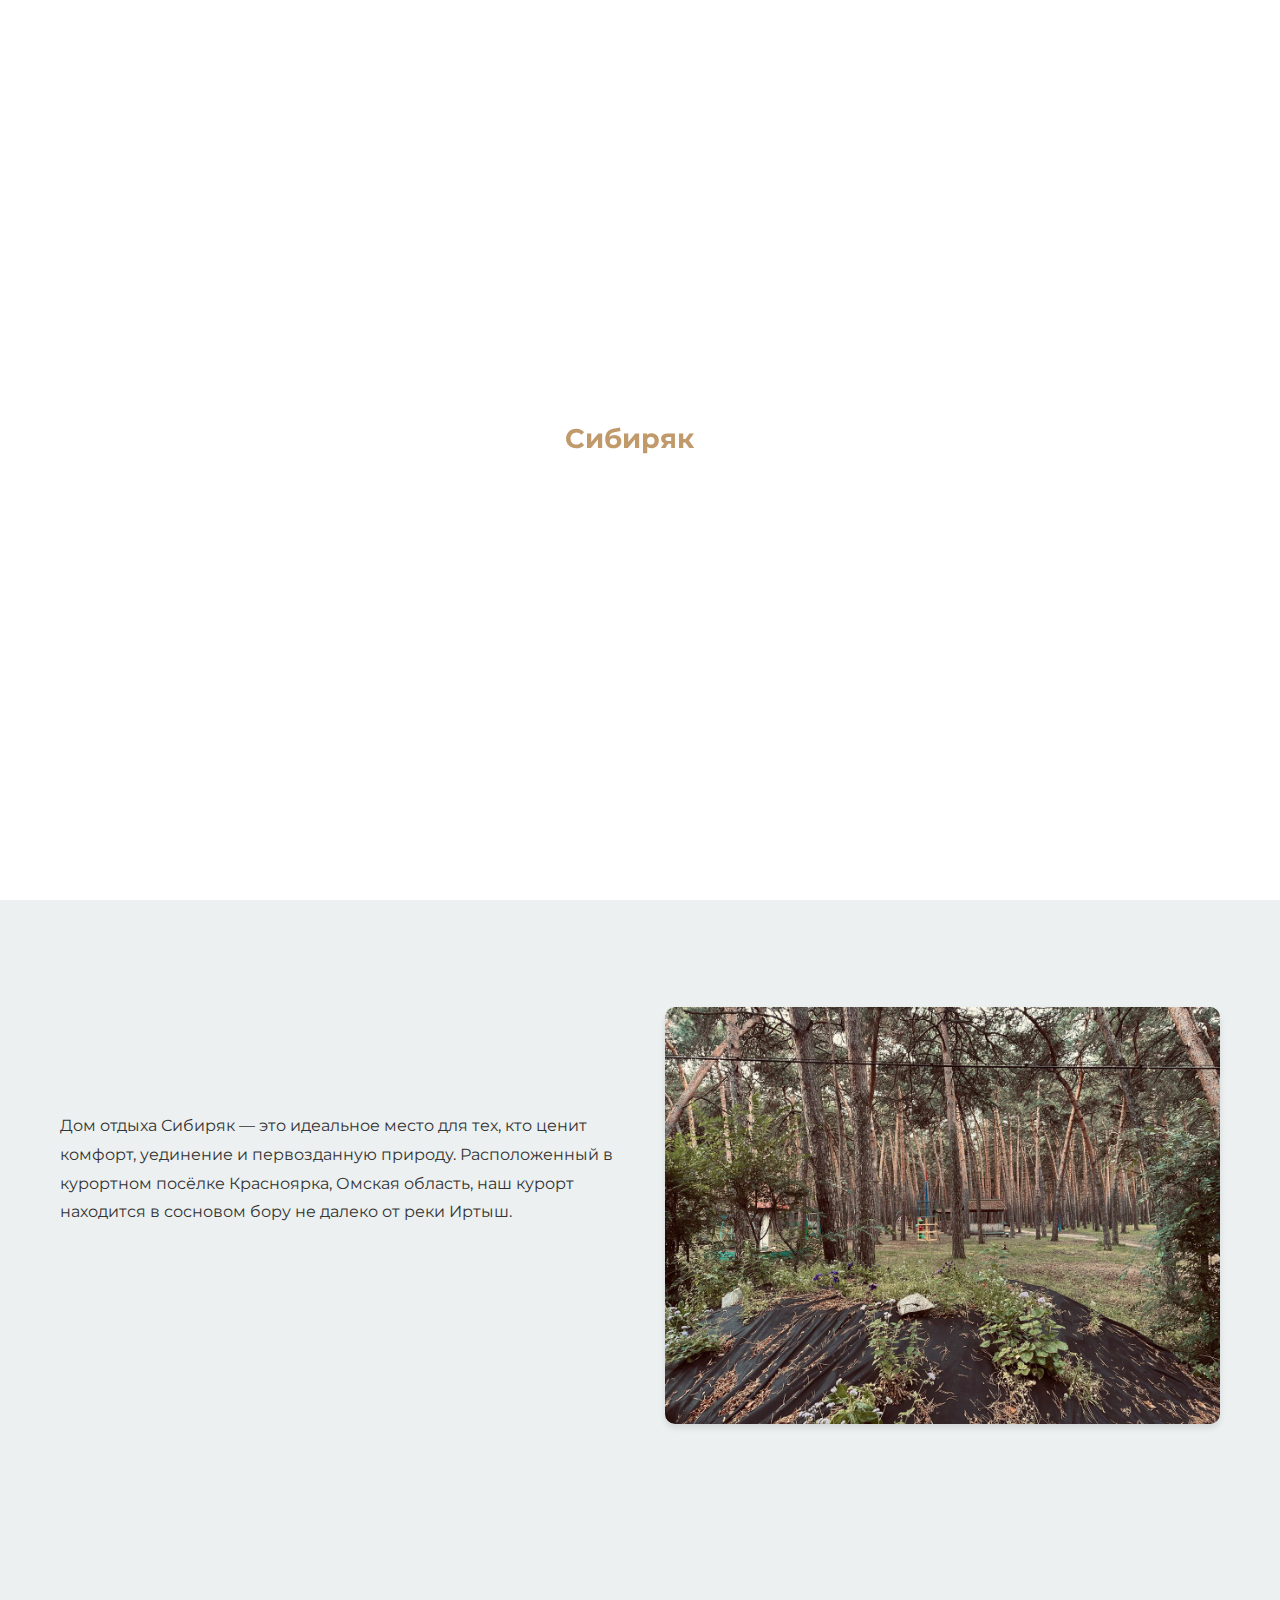
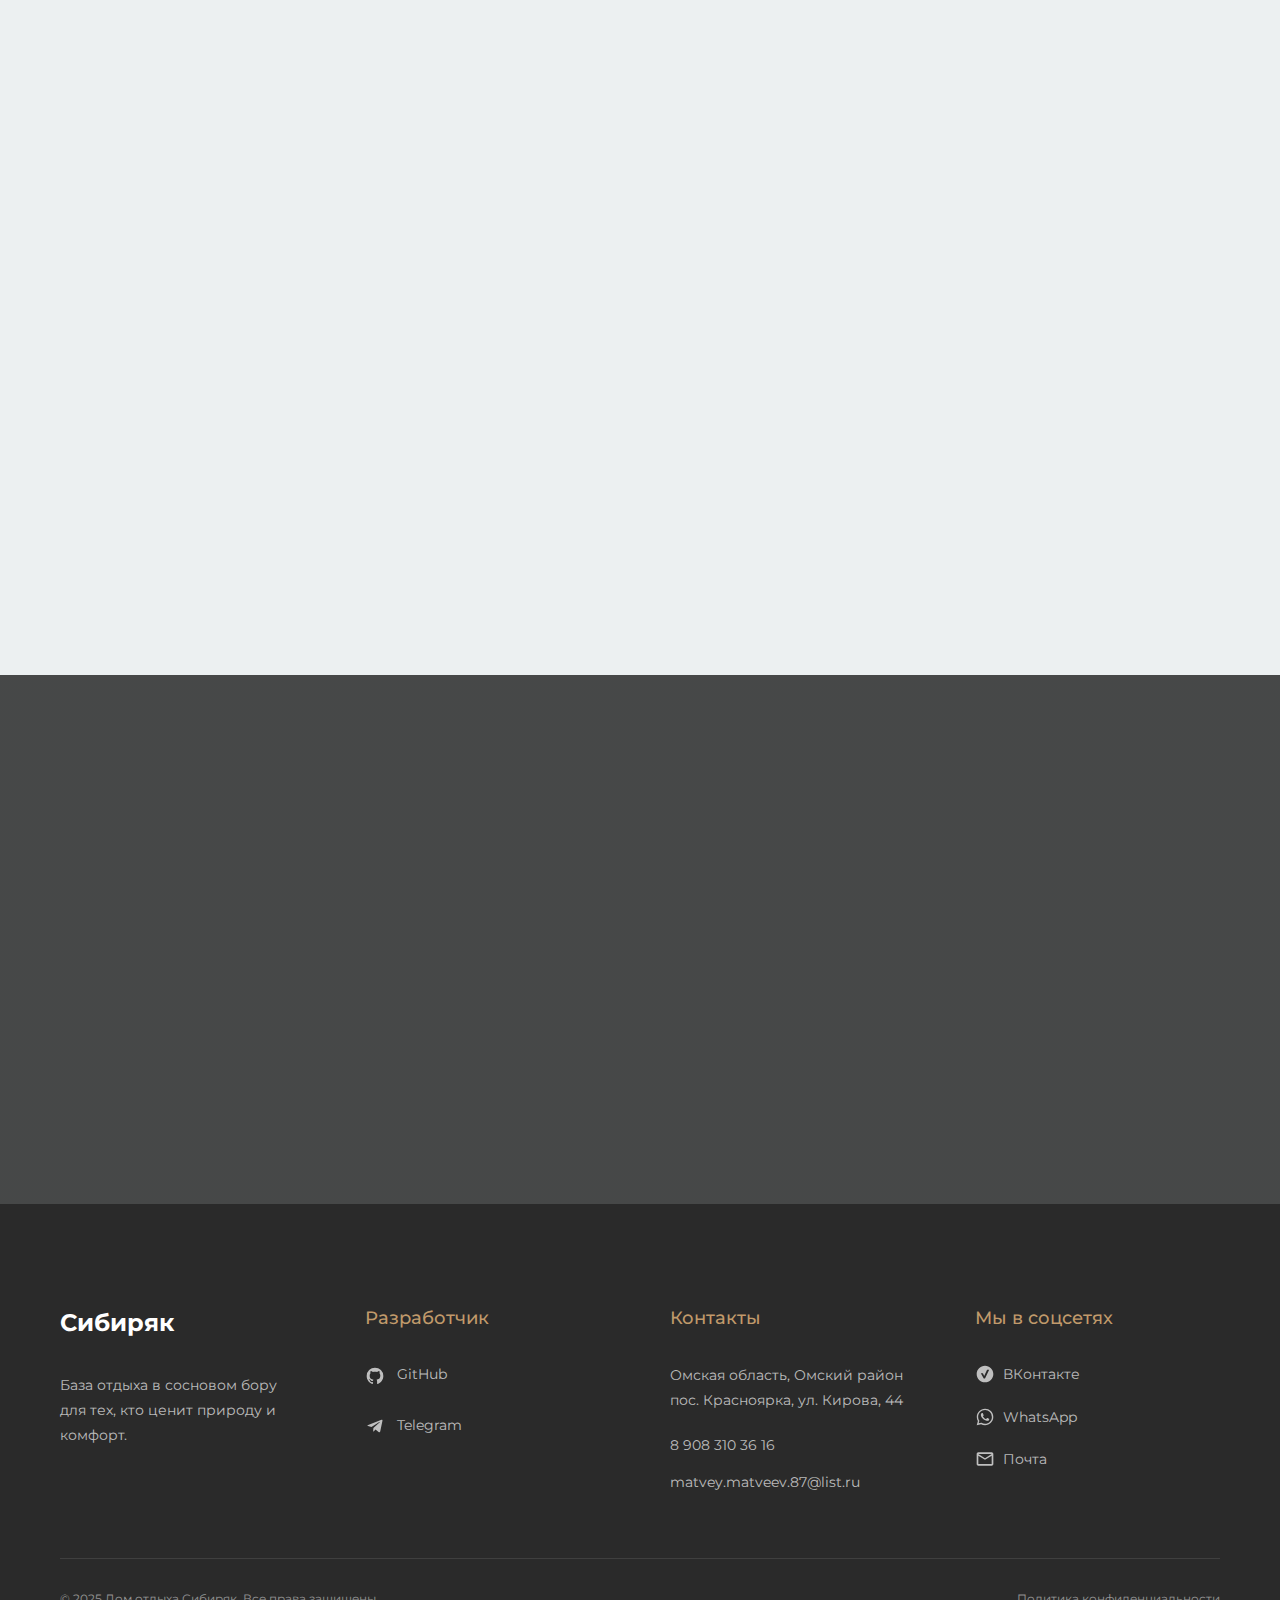
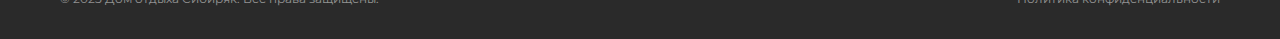
<file: index.html>
<!DOCTYPE html>
<html lang="ru">
<head>
    <meta charset="UTF-8">
    <meta name="viewport" content="width=device-width, initial-scale=1.0">
    <title>Сибиряк | Отдых в Красноярке</title>
    <link rel="stylesheet" href="https://cdnjs.cloudflare.com/ajax/libs/animate.css/4.1.1/animate.min.css">
    <link rel="stylesheet" href="https://fonts.googleapis.com/css2?family=Montserrat:wght@400;500;700&display=swap">
    <link rel="stylesheet" href="css/style.css">
    <style>
        /* Base styles */
        :root {
            --primary: #c19a6b;
            --primary-dark: #a5825d;
            --dark: #2c3e50;
            --light: #ecf0f1;
            --gray: #95a5a6;
            --white: #ffffff;
            --black: #333333;
            --shadow: 0 4px 6px rgba(0, 0, 0, 0.1);
            --transition: all 0.3s ease;
        }
        
        * {
            margin: 0;
            padding: 0;
            box-sizing: border-box;
        }
        
        body {
            font-family: 'Montserrat', sans-serif;
            line-height: 1.6;
            color: var(--black);
            overflow-x: hidden;
        }
        
        .container {
            width: 100%;
            max-width: 1200px;
            margin: 0 auto;
            padding: 0 20px;
        }
        
        a {
            text-decoration: none;
            color: inherit;
        }
        
        ul {
            list-style: none;
        }
        
        img {
            max-width: 100%;
            height: auto;
            display: block;
        }
        
        .btn {
            display: inline-flex;
            align-items: center;
            justify-content: center;
            padding: 12px 30px;
            border-radius: 50px;
            font-weight: 500;
            transition: var(--transition);
            border: none;
            cursor: pointer;
            gap: 10px;
        }
        
        .btn--primary {
            background: var(--primary);
            color: var(--white);
        }
        
        .btn--primary:hover {
            background: var(--primary-dark);
            transform: translateY(-2px);
            box-shadow: var(--shadow);
        }
        
        .section {
            padding: 80px 0;
        }
        
        .section__title {
            text-align: center;
            margin-bottom: 50px;
        }
        
        .section__title-sub {
            display: block;
            font-size: 18px;
            color: var(--primary);
            margin-bottom: 10px;
            text-transform: uppercase;
            letter-spacing: 2px;
        }
        
        .section__title-main {
            display: block;
            font-size: 36px;
            font-weight: 700;
            color: var(--dark);
        }
        
        /* Badge styling for "Популярный выбор" and "Премиум" */
        .room-card__badge {
            position: absolute;
            top: 15px;
            right: 15px;
            font-family: 'Montserrat', sans-serif;
            font-size: 0.8em;
            font-weight: 700;
            color: white;
            padding: 8px 12px;
            border-radius: 8px;
            box-shadow: 0 4px 10px rgba(0, 0, 0, 0.3);
            text-transform: uppercase;
            z-index: 10;
        }
        
        .room-card__badge[data-badge="popular"] {
            background: linear-gradient(135deg, #28a745 0%, #218838 100%);
        }
        
        .room-card__badge[data-badge="premium"] {
            background: linear-gradient(135deg, #d4a017 0%, #b8860b 100%);
        }
        
        /* Упрощенные стили для иконок */
        .icon-placeholder {
            width: 80px; /* Увеличил размер */
            height: 80px; /* Увеличил размер */
            background: rgba(193, 154, 107, 0.1);
            border-radius: 50%;
            display: flex;
            align-items: center;
            justify-content: center;
            margin: 0 auto 20px;
            font-size: 36px; /* Увеличил размер смайликов */
            color: var(--primary);
        }
        
        /* Упрощенный параллакс */
        .experience {
            background: linear-gradient(rgba(0, 0, 0, 0.7), rgba(0, 0, 0, 0.7));
            padding: 100px 0;
            color: white;
            position: relative;
        }
        
        .experience-bg {
            position: absolute;
            top: 0;
            left: 0;
            width: 100%;
            height: 100%;
            background-size: cover;
            background-position: center;
            background-attachment: fixed;
            z-index: -1;
        }
        
        /* Preloader */
        .preloader {
            position: fixed;
            top: 0;
            left: 0;
            width: 100%;
            height: 100%;
            background: var(--white);
            display: flex;
            align-items: center;
            justify-content: center;
            z-index: 9999;
            transition: opacity 0.5s ease;
        }
        
        .preloader__inner {
            text-align: center;
        }
        
        .preloader__logo {
            margin-bottom: 20px;
        }
        
        .preloader__text {
            font-family: 'Montserrat', sans-serif;
            font-size: 36px;
            font-weight: 700;
            fill: var(--primary);
            animation: fadeIn 1s ease;
        }
        
        /* Header */
        .header {
            position: fixed;
            top: 0;
            left: 0;
            width: 100%;
            background: rgba(255, 255, 255, 0.95);
            box-shadow: 0 2px 10px rgba(0, 0, 0, 0.1);
            z-index: 1000;
            padding: 15px 0;
            transition: var(--transition);
        }
        
        .header__inner {
            display: flex;
            align-items: center;
            justify-content: space-between;
        }
        
        .logo {
            display: flex;
            flex-direction: column;
            font-weight: 700;
            color: var(--dark);
        }
        
        .logo__text:first-child {
            font-size: 14px;
            color: var(--primary);
        }
        
        .logo__text:last-child {
            font-size: 22px;
        }
        
        .nav__list {
            display: flex;
            gap: 30px;
        }
        
        .nav__link {
            font-weight: 500;
            transition: var(--transition);
            position: relative;
        }
        
        .nav__link:after {
            content: '';
            position: absolute;
            bottom: -5px;
            left: 0;
            width: 0;
            height: 2px;
            background: var(--primary);
            transition: var(--transition);
        }
        
        .nav__link:hover:after,
        .nav__link.active:after {
            width: 100%;
        }
        
        .header__contacts {
            display: flex;
            flex-direction: column;
            align-items: flex-end;
        }
        
        .contact-links a {
            display: block;
            font-size: 14px;
            transition: var(--transition);
        }
        
        .contact-links a:hover {
            color: var(--primary);
        }
        
        .burger {
            display: none;
            flex-direction: column;
            justify-content: space-between;
            width: 30px;
            height: 20px;
            background: transparent;
            border: none;
            cursor: pointer;
            padding: 0;
        }
        
        .burger__line {
            width: 100%;
            height: 2px;
            background: var(--dark);
            transition: var(--transition);
        }
        
        /* Hero */
        /* Hero - исправленные стили */
        .hero {
            position: relative;
            height: 100vh;
            min-height: 600px;
            overflow: hidden;
        }

        .hero__slide {
            position: absolute;
            top: 0;
            left: 0;
            width: 100%;
            height: 100%;
            background-size: cover;
            background-position: center;
            display: flex;
            align-items: center;
            justify-content: center;
        }

        .hero__content {
            text-align: center;
            color: var(--white);
            max-width: 800px;
            padding: 0 20px;
            z-index: 2;
            display: flex !important;
            flex-direction: column !important;
            align-items: center !important;
            justify-content: center !important;
            height: 100vh !important;
        }

        .hero__title {
            font-size: 48px;
            font-weight: 700;
            margin-bottom: 30px;
            text-shadow: 0 2px 10px rgba(0, 0, 0, 0.5);
        }

        .hero__title-line {
            display: block;
        }
        
        .hero__scroll {
            position: absolute;
            bottom: 30px;
            left: 50%;
            transform: translateX(-50%);
            color: var(--white);
            text-align: center;
            z-index: 2;
        }
        
        .hero__scroll-text {
            font-size: 14px;
            margin-bottom: 10px;
            letter-spacing: 2px;
        }
        
        .hero__scroll-line {
            width: 1px;
            height: 50px;
            background: var(--white);
            margin: 0 auto;
            animation: scrollLine 2s infinite;
        }
        
        /* About */
        .about__inner {
            display: grid;
            grid-template-columns: 1fr 1fr;
            gap: 50px;
            align-items: center;
        }
        
        .about__text {
            margin-bottom: 30px;
            line-height: 1.8;
        }
        
        .about__features {
            display: grid;
            grid-template-columns: 1fr 1fr;
            gap: 30px;
            margin-top: 40px;
        }
        
        .about__feature {
            text-align: center;
        }
        
        .about__feature-title {
            font-size: 18px;
            margin-bottom: 10px;
            color: var(--dark);
        }
        
        .about__feature-text {
            color: var(--gray);
            font-size: 14px;
        }
        
        .about__media {
            position: relative;
        }
        
        .about__image {
            position: relative;
            border-radius: 10px;
            overflow: hidden;
            box-shadow: var(--shadow);
        }
        
        .about__image-decor {
            position: absolute;
            bottom: -20px;
            right: -20px;
            width: 100%;
            height: 100%;
            border: 3px solid var(--primary);
            border-radius: 10px;
            z-index: -1;
        }
        
        /* Rooms */
        .rooms__grid {
            display: grid;
            grid-template-columns: repeat(auto-fit, minmax(300px, 1fr));
            gap: 30px;
        }
        
        .room-card {
            background: var(--white);
            border-radius: 10px;
            overflow: hidden;
            box-shadow: var(--shadow);
            transition: var(--transition);
        }
        
        .room-card:hover {
            transform: translateY(-10px);
            box-shadow: 0 15px 30px rgba(0, 0, 0, 0.15);
        }
        
        .room-card__media {
            position: relative;
            height: 250px;
            overflow: hidden;
        }
        
        .room-card__image {
            width: 100%;
            height: 100%;
            object-fit: cover;
            transition: transform 0.5s ease;
        }
        
        .room-card:hover .room-card__image {
            transform: scale(1.05);
        }
        
        .room-card__content {
            padding: 20px;
        }
        
        .room-card__title {
            font-size: 20px;
            margin-bottom: 10px;
            color: var(--dark);
        }
        
        .room-card__text {
            color: var(--gray);
            margin-bottom: 20px;
            font-size: 14px;
        }
        
        .room-card__meta {
            display: flex;
            flex-wrap: wrap;
            gap: 10px;
            margin-bottom: 20px;
        }
        
        .room-card__meta-item {
            font-size: 14px;
            color: var(--dark);
            background: rgba(193, 154, 107, 0.1);
            padding: 5px 10px;
            border-radius: 5px;
        }
        
        .room-card__footer {
            display: flex;
            justify-content: space-between;
            align-items: center;
        }
        
        .room-card__price {
            font-weight: 700;
            color: var(--primary);
        }
        
        .room-card__link {
            display: flex;
            align-items: center;
            gap: 5px;
            font-weight: 500;
            color: var(--dark);
            transition: var(--transition);
        }
        
        .room-card__link:hover {
            color: var(--primary);
            gap: 10px;
        }
        
        /* Experience */

        .experience {
            background: linear-gradient(rgba(0, 0, 0, 0.7), rgba(0, 0, 0, 0.7));
            padding: 100px 0;
            color: white;
            position: relative;
            overflow: hidden; /* Добавляем чтобы фон не выходил за границы */
        }

        .experience-bg {
            position: absolute;
            top: 0;
            left: 0;
            width: 100%;
            height: 100%;
            background-size: cover;
            background-position: center;
            z-index: -1;
        }

        .experience__inner {
            text-align: center;
        }
        
        .experience__content {
            display: grid;
            grid-template-columns: repeat(auto-fit, minmax(250px, 1fr));
            gap: 40px;
            margin-top: 50px;
        }
        
        .experience__item {
            padding: 30px 20px;
            background: rgba(255, 255, 255, 0.1);
            border-radius: 10px;
            backdrop-filter: blur(5px);
            transition: var(--transition);
        }
        
        .experience__item:hover {
            transform: translateY(-10px);
            background: rgba(255, 255, 255, 0.15);
        }
        
        .experience__title {
            font-size: 20px;
            margin-bottom: 15px;
        }
        
        .experience__text {
            font-size: 14px;
            opacity: 0.9;
        }

        /* Исправление центрирования hero */
        .hero__content {
            display: flex !important;
            flex-direction: column !important;
            align-items: center !important;
            justify-content: center !important;
            text-align: center !important;
            min-height: 100vh !important;
            margin: 0 auto !important;
        }

        .hero__title {
            width: 100% !important;
        }
        
        /* Animations */
        @keyframes fadeIn {
            from { opacity: 0; }
            to { opacity: 1; }
        }
        
        @keyframes scrollLine {
            0% { height: 0; opacity: 0; }
            50% { height: 50px; opacity: 1; }
            100% { height: 0; opacity: 0; }
        }
        
        /* Media Queries */
        @media (max-width: 992px) {
            .section__title-main {
                font-size: 32px;
            }
            
            .hero__title {
                font-size: 40px;
            }
            
            .about__inner {
                grid-template-columns: 1fr;
                gap: 40px;
            }
            
            .about__features {
                grid-template-columns: 1fr;
                gap: 20px;
            }
        }
        
        @media (max-width: 768px) {

            .experience-bg {
                background-attachment: scroll !important; /* Убираем параллакс на мобильных */
                background-position: center center;
            }
            
            .experience {
                padding: 60px 0; /* Уменьшаем отступы на мобильных */
            }

            .section {
                padding: 60px 0;
            }
            
            .section__title-main {
                font-size: 28px;
            }
            
            .nav {
                position: fixed;
                top: 0;
                right: -100%;
                width: 250px;
                height: 100vh;
                background: var(--white);
                box-shadow: -5px 0 15px rgba(0, 0, 0, 0.1);
                transition: right 0.3s ease;
                z-index: 999;
                padding: 80px 20px 20px;
            }
            
            .nav.active {
                right: 0;
            }
            
            .nav__list {
                flex-direction: column;
                gap: 20px;
            }
            
            .header__contacts {
                display: none;
            }
            
            .burger {
                display: flex;
                z-index: 1000;
            }
            
            .burger.active .burger__line:nth-child(1) {
                transform: rotate(45deg) translate(5px, 5px);
            }
            
            .burger.active .burger__line:nth-child(2) {
                opacity: 0;
            }
            
            .burger.active .burger__line:nth-child(3) {
                transform: rotate(-45deg) translate(7px, -6px);
            }
            
            .hero__title {
                font-size: 32px;
            }
            
            .experience__content {
                grid-template-columns: 1fr;
            }
            
            .footer__inner {
                grid-template-columns: 1fr;
            }
            
            .footer__bottom {
                flex-direction: column;
                text-align: center;
            }
            .hero__content {
                display: flex;
                flex-direction: column;
                align-items: center;
                justify-content: center;
                text-align: center;
                min-height: 100vh;
            }

            .hero__title-line {
                display: block;
            }

            .btn--primary {
                margin-top: 20px;
            }
        }
        
        @media (max-width: 576px) {
            .section__title-main {
                font-size: 24px;
            }
            
            .hero__title {
                font-size: 28px;
            }
            
            .hero__title-line {
                display: inline;
            }
            
            .btn {
                padding: 10px 20px;
                font-size: 14px;
            }
            
            .room-card__footer {
                flex-direction: column;
                gap: 15px;
                align-items: flex-start;
            }
            
            .icon-placeholder {
                width: 70px;
                height: 70px;
                font-size: 30px;
            }
        }

        @media (max-width: 480px) {
            .experience-bg {
                background-position: 60% center; /* Смещаем фон для лучшего отображения */
            }
            
            .experience__item {
                padding: 20px 15px; /* Уменьшаем отступы внутри элементов */
            }
        }
    </style>
</head>
<body>
    <!-- Preloader -->
    <div class="preloader">
        <div class="preloader__inner">
            <div class="preloader__logo">
                <svg viewBox="0 0 200 50">
                    <text x="0" y="35" class="preloader__text">Сибиряк</text>
                </svg>
            </div>
        </div>
    </div>

    <!-- Header -->
    <header class="header">
        <div class="container">
            <div class="header__inner">
                <a href="index.html" class="logo">
                    <span class="logo__text">Дом отдыха</span>
                    <span class="logo__text">Сибиряк</span>
                </a>
                
                <nav class="nav">
                    <ul class="nav__list">
                        <li class="nav__item"><a href="index.html" class="nav__link active">Главная</a></li>
                        <li class="nav__item"><a href="about.html" class="nav__link">О нас</a></li>
                        <li class="nav__item"><a href="services.html" class="nav__link">Услуги</a></li>
                        <li class="nav__item"><a href="gallery.html" class="nav__link">Галерея</a></li>
                        <li class="nav__item"><a href="contact.html" class="nav__link">Контакты</a></li>
                    </ul>
                </nav>
                
                <div class="header__contacts" data-aos="fade-down" data-aos-delay="400">
                    <div class="contact-links">
                        <a href="tel:+79083103616" class="phone">8 908 310 36 16</a>
                        <a href="mailto:matvey.matveev.87@list.ru" class="email">matvey.matveev.87@list.ru</a>
                    </div>
                </div>
                
                <button class="burger" aria-label="Меню">
                    <span class="burger__line"></span>
                </button>
            </div>
        </div>
    </header>

    <!-- Hero -->
    <section class="hero">
        <div class="hero__slide" style="background-image: url('img/IMAGE 2025-08-23 00:55:41.jpg');">
            <div class="container">
                <div class="hero__content" style="display: flex; flex-direction: column; align-items: center; justify-content: center; text-align: center; height: 100vh;">
                    <h1 class="hero__title">
                        <span class="hero__title-line">Отдых в сосновом бору</span>
                    </h1>
                    <a href="https://wa.me/+79083103616" class="btn btn--primary" style="margin-top: 20px;">
                        <span>Забронировать</span>
                        <svg width="13px" height="10px" viewBox="0 0 13 10">
                            <path d="M1,5 L11,5"></path>
                            <polyline points="8 1 12 5 8 9"></polyline>
                        </svg>
                    </a>
                </div>
            </div>
        </div>
    </section>

    <!-- About -->
    <section class="section about">
        <div class="container">
            <div class="about__inner">
                <div class="about__content">
                    <h2 class="section__title">
                        <span class="section__title-sub">О нашем</span>
                        <span class="section__title-main">Доме отдыха</span>
                    </h2>
                    
                    <div class="about__text">
                        <p>Дом отдыха Сибиряк — это идеальное место для тех, кто ценит комфорт, уединение и первозданную природу. Расположенный в курортном посёлке Красноярка, Омская область, наш курорт находится в сосновом бору не далеко от реки Иртыш.</p>
                    </div>
                    
                    <div class="about__features">
                        <div class="about__feature">
                            <div class="icon-placeholder">🏠</div>
                            <h3 class="about__feature-title">Комфортные номера</h3>
                            <p class="about__feature-text">От стандарта до люкса, для 2-3 гостей</p>
                        </div>
                        
                        <div class="about__feature">
                            <div class="icon-placeholder">🌲</div>
                            <h3 class="about__feature-title">Природа</h3>
                            <p class="about__feature-text">Сосновый бор и река Иртыш</p>
                        </div>
                    </div>
                </div>
                
                <div class="about__media">
                    <div class="about__image">
                        <img src="img/IMAGE 2025-08-23 00:57:13.jpg" alt="О доме отдыха" class="about__image-main">
                        <div class="about__image-decor"></div>
                    </div>
                </div>
            </div>
        </div>
    </section>

    <!-- Rooms -->
    <section class="section rooms">
        <div class="container">
            <h2 class="section__title">
                <span class="section__title-sub">Наши</span>
                <span class="section__title-main">Номера</span>
            </h2>
            
            <div class="rooms__grid">
                <div class="room-card">
                    <div class="room-card__media">
                        <img src="img/IMAGE 2025-08-23 01:00:45.jpg" alt="3-местный Стандарт" class="room-card__image">
                        <div class="room-card__badge" data-badge="popular">Популярный выбор</div>
                    </div>
                    
                    <div class="room-card__content">
                        <h3 class="room-card__title">3-местный Стандарт</h3>
                        <p class="room-card__text">Уютный номер для трех гостей с необходимыми удобствами</p>
                        
                        <div class="room-card__meta">
                            <div class="room-card__meta-item">🛏️ 3 кровати</div>
                            <div class="room-card__meta-item">👥 до 3 гостей</div>
                        </div>
                        
                        <div class="room-card__footer">
                            <div class="room-card__price">от 1000 ₽/сутки с человека</div>
                            <a href="services.html" class="room-card__link">
                                <span>Подробнее</span>
                                <svg width="13px" height="10px" viewBox="0 0 13 10">
                                    <path d="M1,5 L11,5"></path>
                                    <polyline points="8 1 12 5 8 9"></polyline>
                                </svg>
                            </a>
                        </div>
                    </div>
                </div>
                
                <div class="room-card">
                    <div class="room-card__media">
                        <img src="img/IMAGE 2025-08-23 01:01:43.jpg" alt="2-комнатный Люкс" class="room-card__image">
                        <div class="room-card__badge" data-badge="premium">Премиум</div>
                    </div>
                    
                    <div class="room-card__content">
                        <h3 class="room-card__title">2-комнатный Люкс</h3>
                        <p class="room-card__text">Роскошный номер для романтического отдыха</p>
                        
                        <div class="room-card__meta">
                            <div class="room-card__meta-item">🛏️ Двуспальная кровать</div>
                            <div class="room-card__meta-item">👥 до 2 гостей</div>
                        </div>
                        
                        <div class="room-card__footer">
                            <div class="room-card__price">от 1300 ₽/сутки с человека</div>
                            <a href="services.html" class="room-card__link">
                                <span>Подробнее</span>
                                <svg width="13px" height="10px" viewBox="0 0 13 10">
                                    <path d="M1,5 L11,5"></path>
                                    <polyline points="8 1 12 5 8 9"></polyline>
                                </svg>
                            </a>
                        </div>
                    </div>
                </div>
            </div>
        </div>
    </section>

    <!-- Experience -->
    <section class="experience">
        <div class="experience-bg" style="background-image: url('img/IMAGE 2025-08-23 01:03:41.jpg')"></div>
        
        <div class="container">
            <div class="experience__inner">
                <h2 class="section__title">
                    <span class="section__title-sub">Уникальный</span>
                    <span class="section__title-sub">Опыт</span>
                </h2>
                
                <div class="experience__content">
                    <div class="experience__item">
                        <div class="icon-placeholder">🏕️</div>
                        <h3 class="experience__title">Пикники в беседках</h3>
                        <p class="experience__text">Уютные беседки с барбекю для отдыха на природе</p>
                    </div>
                    
                    <div class="experience__item">
                        <div class="icon-placeholder">🏍️</div>
                        <h3 class="experience__title">Квадроциклы и эндуро</h3>
                        <p class="experience__text">Экстремальные поездки по лесным тропам</p>
                    </div>
                    
                    <div class="experience__item">
                        <div class="icon-placeholder">🕊️</div>
                        <h3 class="experience__title">Вместительные мероприятия</h3>
                        <p class="experience__text">Свадьбы и банкеты на большой круг лиц</p>
                    </div>
                </div>
            </div>
        </div>
    </section>

    <!-- Footer -->
    <footer class="footer">
        <div class="container">
            <div class="footer__inner">
                
                <div class="footer__col">
                    <a href="index.html" class="footer__logo">Сибиряк</a>
                    <p class="footer__text">База отдыха в сосновом бору для тех, кто ценит природу и комфорт.</p>
                </div>

                <div class="footer__col">
                    <h3 class="footer__title">Разработчик</h3>
                    <div class="footer__social">
                        <a href="https://github.com/pypynyaa" target="_blank" rel="noopener noreferrer" class="footer__social-link" style="display: block; margin-bottom: 8px;">
                            <svg width="20" height="20" viewBox="0 0 24 24" style="margin-right:8px;vertical-align:middle;">
                                <path fill="currentColor" d="M12 2A10 10 0 0 0 2 12c0 4.42 2.87 8.17 6.84 9.5.5.08.66-.23.66-.5v-1.69c-2.77.6-3.36-1.34-3.36-1.34-.46-1.16-1.11-1.47-1.11-1.47-.91-.62.07-.6.07-.6 1 .07 1.53 1.03 1.53 1.03.87 1.52 2.34 1.07 2.91.83.09-.65.35-1.09.63-1.34-2.22-.25-4.55-1.11-4.55-4.92 0-1.11.38-2 1.03-2.71-.1-.25-.45-1.29.1-2.64 0 0 .84-.27 2.75 1.02.79-.22 1.65-.33 2.5-.33.85 0 1.71.11 2.5.33 1.91-1.29 2.75-1.02 2.75-1.02.55 1.35.2 2.39.1 2.64.65.71 1.03 1.6 1.03 2.71 0 3.82-2.34 4.66-4.57 4.91.36.31.69.92.69 1.85V21c0 .27.16.59.67.5C19.14 20.16 22 16.42 22 12A10 10 0 0 0 12 2z"/>
                            </svg>
                            GitHub
                        </a>
                        <a href="https://t.me/pypynyaa" target="_blank" rel="noopener noreferrer" class="footer__social-link" style="display: block;">
                            <svg width="20" height="20" viewBox="0 0 24 24" style="margin-right:8px;vertical-align:middle;">
                                <path fill="currentColor" d="M9.78 18.65l.28-4.23 7.68-6.92c.34-.31-.07-.46-.52-.19L7.74 13.3 3.64 12c-.88-.25-.89-.86.2-1.3l15.97-6.16c.73-.33 1.43.18 1.15 1.3l-2.72 12.81c-.19.91-.74 1.13-1.5.71L12.6 16.3l-1.99 1.93c-.23.23-.42.42-.83.42z"/>
                            </svg>
                            Telegram
                        </a>
                    </div>
                </div>
                
                <div class="footer__col">
                    <h3 class="footer__title">Контакты</h3>
                    <address class="footer__address">
                        <p>Омская область, Омский район</p>
                        <p>пос. Красноярка, ул. Кирова, 44</p>
                    </address>
                    <a href="tel:+79083103616" class="footer__phone">8 908 310 36 16</a>
                    <a href="mailto:matvey.matveev.87@list.ru" class="footer__email">matvey.matveev.87@list.ru</a>
                </div>
                
                <div class="footer__col">
                    <h3 class="footer__title">Мы в соцсетях</h3>
                    <div class="footer__social">
                        <a href="https://vk.com/sibyriak" target="_blank" rel="noopener noreferrer" class="footer__social-link">
                            <svg width="20" height="20" viewBox="0 0 24 24" style="margin-right: 8px; vertical-align: middle;">
                                <path fill="currentColor" d="M12 2C6.477 2 2 6.477 2 12s4.477 10 10 10 10-4.477 10-10S17.523 2 12 2zm-1.5 15.5L7 11h2.5L11 14.5 14.5 7H17L12 17.5z"/>
                            </svg>
                            ВКонтакте
                        </a>
                        <a href="https://wa.me/+79083103616" target="_blank" rel="noopener noreferrer" class="footer__social-link">
                            <svg width="20" height="20" viewBox="0 0 24 24" style="margin-right: 8px; vertical-align: middle;">
                                <path fill="currentColor" d="M19.05 4.91A9.816 9.816 0 0 0 12.04 2c-5.46 0-9.91 4.45-9.91 9.91 0 1.75.46 3.45 1.32 4.95L2.05 22l5.25-1.38c1.45.79 3.08 1.21 4.74 1.21 5.46 0 9.91-4.45 9.91-9.91 0-2.65-1.03-5.14-2.9-7.01zm-7.01 15.24c-1.48 0-2.93-.4-4.2-1.15l-.3-.18-3.12.82.83-3.04-.2-.31a8.264 8.264 0 0 1-1.26-4.38c0-4.54 3.7-8.24 8.24-8.24 2.2 0 4.27.86 5.82 2.42a8.183 8.183 0 0 1 2.41 5.83c.02 4.54-3.68 8.23-8.22 8.23zm4.52-6.16c-.25-.12-1.47-.72-1.69-.81-.23-.08-.39-.12-.56.12-.17.25-.64.81-.78.97-.14.17-.29.19-.54.06-.25-.12-1.05-.39-1.99-1.23-.74-.66-1.23-1.47-1.38-1.72-.14-.25-.02-.38.11-.51.11-.11.25-.29.37-.43s.17-.25.25-.41c.08-.17.04-.31-.02-.43s-.56-1.34-.76-1.84c-.2-.48-.41-.42-.56-.43h-.48c-.17 0-.43.06-.66.31-.22.25-.86.85-.86 2.07 0 1.22.89 2.4 1.01 2.56.12.17 1.75 2.67 4.23 3.74.59.26 1.05.41 1.41.52.59.19 1.13.16 1.56.1.48-.07 1.47-.6 1.67-1.18.21-.58.21-1.07.14-1.18-.07-.1-.23-.16-.48-.27z"/>
                            </svg>
                            WhatsApp
                        </a>
                        <a href="mailto:matvey.matveev.87@list.ru" class="footer__social-link">
                            <svg width="20" height="20" viewBox="0 0 24 24" style="margin-right: 8px; vertical-align: middle;">
                                <path fill="currentColor" d="M22 6c0-1.1-.9-2-2-2H4c-1.1 0-2 .9-2 2v12c0 1.1.9 2 2 2h16c1.1 0 2-.9 2-2V6zm-2 0l-8 5l-8-5h16zm0 12H4V8l8 5l8-5v10z"/>
                            </svg>
                            Почта
                        </a>
                    </div>
                </div>
            </div>
            
            <div class="footer__bottom">
                <p class="footer__copyright">© 2025 Дом отдыха Сибиряк. Все права защищены.</p>
                <a href="#" class="footer__policy">Политика конфиденциальности</a>
            </div>
        </div>
    </footer>

    <script>
        // Простой прелоадер
        window.addEventListener('load', function() {
            setTimeout(function() {
                document.querySelector('.preloader').style.opacity = '0';
                setTimeout(function() {
                    document.querySelector('.preloader').style.display = 'none';
                }, 500);
            }, 1000);
        });

        // Бургер меню
        document.querySelector('.burger').addEventListener('click', function() {
            this.classList.toggle('active');
            document.querySelector('.nav').classList.toggle('active');
            document.body.classList.toggle('no-scroll');
        });

        // Закрытие меню при клике на ссылку
        document.querySelectorAll('.nav__link').forEach(link => {
            link.addEventListener('click', function() {
                document.querySelector('.burger').classList.remove('active');
                document.querySelector('.nav').classList.remove('active');
                document.body.classList.remove('no-scroll');
            });
        });

        // Фиксированный хедер при скролле
        window.addEventListener('scroll', function() {
            const header = document.querySelector('.header');
            if (window.scrollY > 100) {
                header.style.background = 'rgba(255, 255, 255, 0.98)';
                header.style.padding = '10px 0';
            } else {
                header.style.background = 'rgba(255, 255, 255, 0.95)';
                header.style.padding = '15px 0';
            }
        });

        // Анимация появления элементов при скролле
        function checkScroll() {
            const elements = document.querySelectorAll('.section__title, .room-card, .experience__item, .about__feature');
            elements.forEach(element => {
                const position = element.getBoundingClientRect();
                if (position.top < window.innerHeight - 100) {
                    element.style.opacity = '1';
                    element.style.transform = 'translateY(0)';
                }
            });
        }

        // Добавляем базовые стили для анимации
        document.querySelectorAll('.section__title, .room-card, .experience__item, .about__feature').forEach(el => {
            el.style.opacity = '0';
            el.style.transform = 'translateY(30px)';
            el.style.transition = 'all 0.6s ease';
        });

        window.addEventListener('scroll', checkScroll);
        window.addEventListener('load', checkScroll);
    </script>
</body>
</html>
</file>
<file: css/style.css>
:root {
    --header-height: 100px;
    --primary: #c19a6b;
    --primary-dark: #a07a52;
    --secondary: #2a2a2a;
    --light: #f8f5f2;
    --dark: #1a1a1a;
    --text: #333;
    --text-light: #777;
    --transition: all 0.4s cubic-bezier(0.65, 0, 0.35, 1);
}

body {
    font-family: 'Montserrat', sans-serif;
    color: var(--text);
    background-color: var(--light);
    margin: 0;
    overflow-x: hidden;
}

.footer__social {
    display: flex;
    flex-direction: column;
    gap: 12px;
}

.hero__content {
    display: flex;
    flex-direction: column;
    align-items: center;
    justify-content: center;
    text-align: center;
    min-height: 100vh;
}

.hero__title-line {
    display: block;
}

.btn--primary {
    margin-top: 20px;
}

.footer__social-link {
    display: inline-flex;
    align-items: center;
    color: #c19a6b;
    transition: all 0.3s ease;
    text-decoration: none;
}

.footer__social-link:hover {
    color: #a07a52;
    transform: translateX(5px);
}

* {
    box-sizing: border-box;
}

html {
    scroll-behavior: smooth;
}

.no-js body {
    opacity: 1 !important;
}

.container {
    max-width: 1440px;
    margin: 0 auto;
    padding: 0 40px;
    width: 100%;
}

section {
    position: relative;
}

img {
    max-width: 100%;
    height: auto;
    display: block;
}

a {
    text-decoration: none;
    color: inherit;
    transition: var(--transition);
}

ul {
    list-style: none;
}

.btn {
    display: inline-flex;
    align-items: center;
    justify-content: center;
    padding: 18px 32px;
    font-weight: 500;
    font-size: 14px;
    letter-spacing: 1px;
    text-transform: uppercase;
    border-radius: 0;
    transition: var(--transition);
    position: relative;
    overflow: hidden;
    z-index: 1;
}

.btn--primary {
    background-color: var(--primary);
    color: white;
    border: 1px solid var(--primary);
}

.btn--primary:hover {
    color: var(--primary);
    background-color: transparent;
}

.btn--primary::before {
    content: '';
    position: absolute;
    top: 0;
    left: 0;
    width: 100%;
    height: 100%;
    background-color: white;
    transform: translateX(-100%);
    transition: var(--transition);
    z-index: -1;
}

.btn--primary:hover::before {
    transform: translateX(0);
}

.btn svg {
    margin-left: 10px;
    transition: var(--transition);
}

.btn:hover svg {
    transform: translateX(5px);
}

.section__title {
    margin-bottom: 80px;
    position: relative;
}

.section__title-sub {
    display: block;
    font-size: 18px;
    font-weight: 400;
    letter-spacing: 5px;
    text-transform: uppercase;
    color: var(--primary);
    margin-bottom: 15px;
}

.section__title-main {
    font-size: 48px;
    font-weight: 400;
    line-height: 1.2;
    color: var(--secondary);
}



/* Preloader */
/* CSS для прелоадера */
.preloader {
    position: fixed;
    top: 0;
    left: 0;
    width: 100%;
    height: 100%;
    background-color: var(--light);
    z-index: 9999;
    display: flex;
    align-items: center;
    justify-content: center;
    opacity: 1;
    overflow: hidden;
}

.preloader__inner {
    display: flex;
    flex-direction: column;
    align-items: center;
    justify-content: center;
    transform-origin: center;
    will-change: transform;
}

.preloader__logo {
    width: 150px;
    height: 70px;
    display: flex;
    align-items: center;
    justify-content: center;
}

.preloader__logo svg {
    width: 100%;
    height: 100%;
}

.preloader__text {
    font-family: 'Montserrat', sans-serif;
    font-size: 30px;
    font-weight: 700;
    fill: var(--primary);
    stroke: var(--primary);
    stroke-width: 1;
    stroke-dasharray: 1000;
    stroke-dashoffset: 1000;
    animation: draw 2s cubic-bezier(0.65, 0, 0.35, 1) forwards;
}

@keyframes draw {
    to {
        stroke-dashoffset: 0;
        fill-opacity: 1;
    }
}

/* Анимация для фона */
.preloader::before {
    content: '';
    position: absolute;
    top: 0;
    left: 0;
    width: 100%;
    height: 100%;
    background: linear-gradient(135deg, rgba(193, 154, 107, 0.1) 0%, rgba(248, 245, 242, 1) 100%);
    z-index: -1;
    opacity: 0;
    animation: fadeIn 1s ease-out forwards;
}

@keyframes fadeIn {
    to {
        opacity: 1;
    }
}

/* Cursor */


/* Header */
/* Header - унифицированная версия */
.header {
    position: fixed;
    top: 0;
    left: 0;
    width: 100%;
    background: rgba(255, 255, 255, 0.95);
    box-shadow: 0 2px 10px rgba(0, 0, 0, 0.1);
    z-index: 1000;
    padding: 15px 0;
    transition: var(--transition);
    backdrop-filter: blur(5px);
}

.header.scrolled {
    padding: 10px 0;
    background: rgba(255, 255, 255, 0.98);
    box-shadow: 0 2px 20px rgba(0, 0, 0, 0.15);
}

.header__inner {
    display: flex;
    align-items: center;
    justify-content: space-between;
    max-width: 1440px;
    margin: 0 auto;
    padding: 0 40px;
    width: 100%;
}

.logo {
    display: flex;
    flex-direction: column;
    font-weight: 700;
    color: var(--dark);
    line-height: 1;
}

.logo__text:first-child {
    font-size: 14px;
    color: var(--primary);
    margin-bottom: 2px;
}

.logo__text:last-child {
    font-size: 22px;
    color: var(--dark);
}

.nav__list {
    display: flex;
    align-items: center;
    gap: 30px;
    margin: 0;
    padding: 0;
}

.nav__link {
    font-size: 14px;
    font-weight: 500;
    letter-spacing: 1px;
    text-transform: uppercase;
    padding: 5px 0;
    position: relative;
    color: var(--dark);
    transition: var(--transition);
}

.nav__link::after {
    content: '';
    position: absolute;
    bottom: 0;
    left: 0;
    width: 0;
    height: 2px;
    background: var(--primary);
    transition: var(--transition);
}

.nav__link:hover::after,
.nav__link.active::after {
    width: 100%;
}

.nav__link:hover,
.nav__link.active {
    color: var(--primary);
}

.header__contacts {
    display: flex;
    flex-direction: column;
    align-items: flex-end;
}

.contact-links {
    display: flex;
    flex-direction: column;
    gap: 8px;
}

.contact-links .phone {
    font-size: 16px;
    font-weight: 600;
    color: var(--primary);
    transition: var(--transition);
}

.contact-links .email {
    font-size: 13px;
    color: var(--gray);
    transition: var(--transition);
}

.contact-links .phone:hover,
.contact-links .email:hover {
    color: var(--primary-dark);
}

.burger {
    display: none;
    flex-direction: column;
    justify-content: space-between;
    width: 30px;
    height: 20px;
    background: transparent;
    border: none;
    cursor: pointer;
    padding: 0;
    position: relative;
    z-index: 1001;
}

.burger__line {
    display: block;
    width: 100%;
    height: 2px;
    background: var(--dark);
    transition: var(--transition);
    position: relative;
}

.burger__line:nth-child(1) {
    top: 0;
}

.burger__line:nth-child(2) {
    top: 0;
}

.burger__line:nth-child(3) {
    bottom: 0;
}

.burger.active .burger__line:nth-child(1) {
    transform: rotate(45deg) translate(5px, 5px);
}

.burger.active .burger__line:nth-child(2) {
    opacity: 0;
}

.burger.active .burger__line:nth-child(3) {
    transform: rotate(-45deg) translate(5px, -5px);
}

/* Mobile Navigation */
@media (max-width: 992px) {
    .header__inner {
        padding: 0 20px;
    }
    
    .nav {
        position: fixed;
        top: 0;
        right: -100%;
        width: 280px;
        height: 100vh;
        background: var(--white);
        box-shadow: -5px 0 25px rgba(0, 0, 0, 0.15);
        transition: right 0.4s cubic-bezier(0.65, 0, 0.35, 1);
        z-index: 999;
        padding: 100px 30px 30px;
        display: flex;
        flex-direction: column;
    }
    
    .nav.active {
        right: 0;
    }
    
    .nav__list {
        flex-direction: column;
        gap: 25px;
        align-items: flex-start;
    }
    
    .nav__link {
        font-size: 16px;
        padding: 8px 0;
    }
    
    .header__contacts {
        display: none;
    }
    
    .burger {
        display: flex;
    }
    
    .mobile-contacts {
        margin-top: auto;
        padding-top: 30px;
        border-top: 1px solid rgba(0, 0, 0, 0.1);
    }
    
    .mobile-contacts .phone {
        font-size: 18px;
        font-weight: 600;
        color: var(--primary);
        margin-bottom: 10px;
        display: block;
    }
    
    .mobile-contacts .email {
        font-size: 14px;
        color: var(--gray);
        display: block;
    }
}

@media (max-width: 768px) {
    .header {
        padding: 12px 0;
    }
    
    .header.scrolled {
        padding: 8px 0;
    }
    
    .logo__text:first-child {
        font-size: 12px;
    }
    
    .logo__text:last-child {
        font-size: 18px;
    }
}

@media (max-width: 480px) {
    .header__inner {
        padding: 0 15px;
    }
    
    .nav {
        width: 100%;
        padding: 90px 20px 20px;
    }
}
/* Hero */
.hero {
    min-height: 100vh;
    padding-top: var(--header-height);
    position: relative;
}

section:not(.hero) {
    padding: 80px 0;
}

.hero__slider {
    width: 100%;
    height: 100%;
}

.hero__slide {
    width: 100%;
    height: 100vh;
    background-size: cover;
    background-position: center;
    background-repeat: no-repeat;
    position: relative;
}

.hero__slide::before {
    content: '';
    position: absolute;
    top: 0;
    left: 0;
    width: 100%;
    height: 100%;
    background-color: rgba(0, 0, 0, 0.3);
}

.hero__content {
    position: relative;
    z-index: 1;
    height: 100%;
    display: flex;
    flex-direction: column;
    justify-content: center;
    color: white;
    max-width: 800px;
    padding: 0 40px;
}

.hero__title {
    font-weight: 400;
    margin-bottom: 30px;
}

.hero__title-line {
    font-size: 72px;
    line-height: 1.2;
    overflow: hidden;
}

.hero__title-line span {
    display: inline-block;
    transform: translateY(100%);
    transition: var(--transition);
}

.hero__title-line.aos-animate span {
    transform: translateY(0);
}

.hero__text {
    font-size: 18px;
    margin-bottom: 50px;
    opacity: 0;
    transform: translateY(30px);
    transition: var(--transition);
}

.hero__text.aos-animate {
    opacity: 1;
    transform: translateY(0);
}

.hero__scroll {
    position: absolute;
    bottom: 50px;
    left: 50%;
    transform: translateX(-50%);
    color: white;
    display: flex;
    flex-direction: column;
    align-items: center;
    z-index: 1;
}

.hero__scroll-text {
    font-size: 12px;
    letter-spacing: 2px;
    text-transform: uppercase;
    margin-bottom: 10px;
    opacity: 0;
    transition: var(--transition);
}

.hero__scroll-text.aos-animate {
    opacity: 1;
}

.hero__scroll-line {
    width: 1px;
    height: 100px;
    background-color: white;
    position: relative;
    overflow: hidden;
}

.hero__scroll-line::after {
    content: '';
    position: absolute;
    top: 0;
    left: 0;
    width: 100%;
    height: 100%;
    background-color: var(--primary);
    animation: scrollLine 2s infinite;
}

@keyframes scrollLine {
    0% { transform: translateY(-100%); }
    100% { transform: translateY(100%); }
}

.hero__social {
    position: absolute;
    right: 40px;
    bottom: 50%;
    transform: translateY(50%);
    z-index: 1;
}

.social-list {
    display: flex;
    flex-direction: column;
    align-items: center;
}

.social-list__item {
    margin: 10px 0;
    overflow: hidden;
}

.social-list__link {
    font-size: 12px;
    letter-spacing: 1px;
    text-transform: uppercase;
    writing-mode: vertical-rl;
    transform: translateY(100%);
    opacity: 0;
    transition: var(--transition);
}

.social-list__link.aos-animate {
    transform: translateY(0);
    opacity: 1;
}

/* About */
.about {
    padding: 150px 0;
}

.about__inner {
    display: flex;
    align-items: center;
    gap: 80px;
}

.about__content {
    flex: 1;
}

.about__text {
    margin-bottom: 50px;
}

.about__text p {
    margin-bottom: 20px;
    font-size: 16px;
    line-height: 1.8;
}

.about__features {
    display: flex;
    gap: 30px;
}

.about__feature {
    flex: 1;
}

.about__feature-icon {
    width: 60px;
    height: 60px;
    margin-bottom: 20px;
}

.about__feature-title {
    font-size: 24px;
    font-weight: 400;
    margin-bottom: 10px;
    color: var(--secondary);
}

.about__feature-text {
    font-size: 14px;
    color: var(--text-light);
}

.about__media {
    flex: 1;
    position: relative;
}

.about__image-main {
    position: relative;
    z-index: 1;
}

.about__image-decor {
    position: absolute;
    top: -30px;
    right: -30px;
    width: 100%;
    height: 100%;
    border: 1px solid var(--primary);
    z-index: 0;
}

/* Villas */
.villas {
    padding: 150px 0;
    background-color: var(--light);
}

.villa-card {
    background-color: white;
    box-shadow: 0 20px 30px rgba(0, 0, 0, 0.05);
    transition: var(--transition);
}

.villa-card:hover {
    transform: translateY(-10px);
    box-shadow: 0 30px 40px rgba(0, 0, 0, 0.1);
}

.villa-card__media {
    position: relative;
    height: 400px;
    overflow: hidden;
}

.villa-card__image {
    width: 100%;
    height: 100%;
    object-fit: cover;
    transition: var(--transition);
}

.villa-card:hover .villa-card__image {
    transform: scale(1.05);
}

.villa-card__badge {
    position: absolute;
    top: 20px;
    right: 20px;
    background-color: var(--primary);
    color: white;
    font-size: 12px;
    font-weight: 500;
    letter-spacing: 1px;
    text-transform: uppercase;
    padding: 5px 15px;
}

.villa-card__content {
    padding: 30px;
}

.villa-card__title {
    font-size: 24px;
    font-weight: 400;
    margin-bottom: 15px;
    color: var(--secondary);
}

.villa-card__text {
    font-size: 14px;
    color: var(--text-light);
    margin-bottom: 20px;
}

.villa-card__meta {
    display: flex;
    gap: 20px;
    margin-bottom: 20px;
}

.villa-card__meta-item {
    display: flex;
    align-items: center;
    font-size: 14px;
}

.villa-card__meta-item img {
    width: 16px;
    margin-right: 5px;
}

.villa-card__footer {
    display: flex;
    align-items: center;
    justify-content: space-between;
    padding-top: 20px;
    border-top: 1px solid #eee;
}

.villa-card__price {
    font-size: 18px;
    font-weight: 500;
    color: var(--primary);
}

.villa-card__link {
    display: flex;
    align-items: center;
    font-size: 12px;
    font-weight: 500;
    letter-spacing: 1px;
    text-transform: uppercase;
    color: var(--text-light);
}

.villa-card__link svg {
    margin-left: 10px;
    transition: var(--transition);
}

.villa-card__link:hover {
    color: var(--primary);
}

.villa-card__link:hover svg {
    transform: translateX(5px);
}

/* Experience */
.experience {
    padding: 150px 0;
    color: white;
    position: relative;
}

.experience__parallax {
    position: absolute;
    top: 0;
    left: 0;
    width: 100%;
    height: 100%;
    background-size: cover;
    background-position: center;
    z-index: -1;
}

.experience__parallax::before {
    content: '';
    position: absolute;
    top: 0;
    left: 0;
    width: 100%;
    height: 100%;
    background-color: rgba(0, 0, 0, 0.5);
}

.experience__inner {
    position: relative;
}

.experience__content {
    display: flex;
    gap: 30px;
}

.experience__item {
    flex: 1;
    text-align: center;
}

.experience__icon {
    width: 80px;
    height: 80px;
    margin: 0 auto 30px;
}

.experience__title {
    font-size: 24px;
    font-weight: 400;
    margin-bottom: 15px;
}

.experience__text {
    font-size: 14px;
    color: rgba(255, 255, 255, 0.7);
}

/* Footer */
.footer {
    padding: 100px 0 0;
    background-color: var(--secondary);
    color: white;
}

.footer__inner {
    display: flex;
    gap: 60px;
    margin-bottom: 50px;
}

.footer__col {
    flex: 1;
}

.footer__logo {
    font-size: 24px;
    font-weight: 700;
    margin-bottom: 30px;
    display: inline-block;
}

.footer__text {
    font-size: 14px;
    color: rgba(255, 255, 255, 0.7);
    margin-bottom: 30px;
    line-height: 1.8;
}

.footer__title {
    font-size: 18px;
    font-weight: 500;
    margin-bottom: 30px;
    color: var(--primary);
}

.footer__address {
    font-style: normal;
    margin-bottom: 20px;
    font-size: 14px;
    line-height: 1.8;
    color: rgba(255, 255, 255, 0.7);
}

.footer__phone,
.footer__email {
    display: block;
    margin-bottom: 15px;
    font-size: 14px;
    color: rgba(255, 255, 255, 0.7);
    transition: var(--transition);
}

.footer__phone:hover,
.footer__email:hover {
    color: var(--primary);
}

.footer__form {
    position: relative;
    margin-bottom: 30px;
}

.footer__form input {
    width: 100%;
    padding: 15px;
    background-color: rgba(255, 255, 255, 0.1);
    border: none;
    color: white;
    font-size: 14px;
}

.footer__form input::placeholder {
    color: rgba(255, 255, 255, 0.5);
}

.footer__form button {
    position: absolute;
    top: 50%;
    right: 15px;
    transform: translateY(-50%);
    background: none;
    border: none;
    cursor: pointer;
}

.footer__form button svg {
    stroke: var(--primary);
}

.footer__social {
    display: flex;
    flex-wrap: wrap;
    gap: 20px;
}

.footer__social-link {
    font-size: 14px;
    color: rgba(255, 255, 255, 0.7);
    transition: var(--transition);
}

.footer__social-link:hover {
    color: var(--primary);
}

.footer__bottom {
    padding: 30px 0;
    border-top: 1px solid rgba(255, 255, 255, 0.1);
    display: flex;
    justify-content: space-between;
    align-items: center;
}

.footer__copyright {
    font-size: 12px;
    color: rgba(255, 255, 255, 0.5);
}

.footer__policy {
    font-size: 12px;
    color: rgba(255, 255, 255, 0.5);
    transition: var(--transition);
}

.footer__policy:hover {
    color: var(--primary);
}

/* Animations */
[data-aos="fade-up"] {
    opacity: 0;
    transform: translateY(30px);
    transition: all 0.8s ease;
}

[data-aos="fade-up"].aos-animate {
    opacity: 1;
    transform: translateY(0);
}

[data-aos="fade-left"] {
    opacity: 0;
    transform: translateX(30px);
    transition: all 0.8s ease;
}

[data-aos="fade-left"].aos-animate {
    opacity: 1;
    transform: translateX(0);
}

/* Responsive */
@media (max-width: 1200px) {
    .container {
        padding: 0 30px;
    }

    .section__title-main {
        font-size: 42px;
    }

    .hero__title-line {
        font-size: 60px;
    }
}

@media (max-width: 992px) {
    .about__inner {
        flex-direction: column;
        gap: 50px;
    }

    .about__content {
        padding-right: 0;
    }

    .experience__content {
        flex-wrap: wrap;
    }

    .experience__item {
        flex: 0 0 50%;
        margin-bottom: 30px;
    }

    .footer__inner {
        flex-wrap: wrap;
        gap: 40px;
    }

    .footer__col {
        flex: 0 0 50%;
        margin-bottom: 50px;
    }
}

@media (max-width: 768px) {
    .nav {
        position: fixed;
        top: 0;
        right: -100%;
        width: 100%;
        max-width: 320px;
        height: 100vh;
        background-color: white;
        padding: 100px 30px 30px;
        z-index: 100;
        transition: var(--transition);
    }

    .nav.active {
        right: 0;
    }

    .nav__list {
        flex-direction: column;
    }

    .nav__item {
        margin: 0 0 20px;
    }

    .nav__link {
        font-size: 18px;
        color: var(--secondary);
    }

    .burger {
        display: block;
    }

    .header__contacts {
        display: none;
    }

    .hero {
        min-height: calc(100vh - 80px);
        padding: 60px 0;
    }

    .hero__title-line {
        font-size: 48px;
    }

    .hero__social {
        display: none;
    }

    .section__title-main {
        font-size: 36px;
    }

    .experience__item {
        flex: 0 0 100%;
    }
}

@media (max-width: 576px) {
    .container {
        padding: 0 20px;
    }

    .hero__title-line {
        font-size: 36px;
    }

    .section__title-main {
        font-size: 30px;
    }

    .footer__col {
        flex: 0 0 100%;
    }

    .footer__bottom {
        flex-direction: column;
        text-align: center;
    }

    .footer__policy {
        margin-top: 15px;
    }
}

/* About Page */
.about-page {
    padding-top: var(--header-height);
}

.page-header {
    padding: 100px 0;
    background: linear-gradient(rgba(0, 0, 0, 0.5), rgba(0, 0, 0, 0.5)), url('../img/about-bg.jpg');
    background-size: cover;
    background-position: center;
    color: white;
    text-align: center;
}

.page-title {
    font-size: 48px;
    margin-bottom: 20px;
    font-weight: 400;
}

.page-subtitle {
    font-size: 20px;
    opacity: 0.9;
}

.breadcrumbs {
    margin-bottom: 30px;
    font-size: 14px;
}

.breadcrumbs a {
    color: var(--primary);
    transition: var(--transition);
}

.breadcrumbs a:hover {
    opacity: 0.8;
}

.breadcrumbs span {
    color: rgba(255, 255, 255, 0.7);
}

.about-story__inner {
    display: flex;
    align-items: center;
    gap: 60px;
}

.about-story__content {
    flex: 1;
}

.about-story__image {
    flex: 1;
    position: relative;
}

.about-story__image img {
    width: 100%;
    border-radius: 8px;
}

.about-story__year {
    position: absolute;
    top: -20px;
    left: -20px;
    background: var(--primary);
    color: white;
    padding: 20px;
    border-radius: 8px;
    display: flex;
    flex-direction: column;
    align-items: center;
    box-shadow: 0 10px 30px rgba(193, 154, 107, 0.3);
}

.about-story__year span:first-child {
    font-size: 32px;
    font-weight: 700;
}

.about-territory {
    background-color: var(--light);
    padding: 100px 0;
}

.about-territory__grid {
    display: grid;
    grid-template-columns: repeat(auto-fit, minmax(250px, 1fr));
    gap: 30px;
    margin-bottom: 60px;
}

.about-territory__item {
    text-align: center;
    padding: 40px 20px;
    background: white;
    border-radius: 8px;
    box-shadow: 0 5px 15px rgba(0, 0, 0, 0.05);
    transition: var(--transition);
}

.about-territory__item:hover {
    transform: translateY(-10px);
    box-shadow: 0 15px 30px rgba(0, 0, 0, 0.1);
}

.about-territory__icon {
    width: 60px;
    height: 60px;
    margin: 0 auto 20px;
    display: flex;
    align-items: center;
    justify-content: center;
    background: rgba(193, 154, 107, 0.1);
    border-radius: 50%;
}

.about-territory__map {
    position: relative;
    border-radius: 12px;
    overflow: hidden;
    box-shadow: 0 20px 40px rgba(0, 0, 0, 0.1);
}

.map-image {
    width: 100%;
}

.map-point {
    position: absolute;
    transform: translate(-50%, -50%);
}

.map-point__dot {
    width: 15px;
    height: 15px;
    background: var(--primary);
    border-radius: 50%;
    position: relative;
    z-index: 1;
}

.map-point__dot::after {
    content: '';
    position: absolute;
    top: 50%;
    left: 50%;
    transform: translate(-50%, -50%);
    width: 30px;
    height: 30px;
    background: rgba(193, 154, 107, 0.3);
    border-radius: 50%;
    animation: pulse 2s infinite;
}

@keyframes pulse {
    0% { transform: translate(-50%, -50%) scale(1); opacity: 1; }
    100% { transform: translate(-50%, -50%) scale(1.5); opacity: 0; }
}

.map-point__label {
    position: absolute;
    top: 100%;
    left: 50%;
    transform: translateX(-50%);
    background: white;
    padding: 5px 15px;
    border-radius: 20px;
    font-size: 14px;
    white-space: nowrap;
    box-shadow: 0 5px 15px rgba(0, 0, 0, 0.1);
    opacity: 0;
    transition: var(--transition);
}

.map-point:hover .map-point__label {
    opacity: 1;
    transform: translateX(-50%) translateY(10px);
}

.about-team {
    padding: 100px 0;
}

.team-grid {
    display: grid;
    grid-template-columns: repeat(auto-fit, minmax(250px, 1fr));
    gap: 40px;
}

.team-member {
    text-align: center;
}

.team-member__photo {
    position: relative;
    margin-bottom: 20px;
    border-radius: 8px;
    overflow: hidden;
}

.team-member__photo img {
    transition: var(--transition);
}

.team-member__overlay {
    position: absolute;
    bottom: 0;
    left: 0;
    right: 0;
    background: rgba(42, 42, 42, 0.8);
    color: white;
    padding: 20px;
    transform: translateY(100%);
    transition: var(--transition);
}

.team-member:hover .team-member__overlay {
    transform: translateY(0);
}

.team-member:hover .team-member__photo img {
    transform: scale(1.05);
}

.about-quote {
    background: linear-gradient(rgba(42, 42, 42, 0.9), rgba(42, 42, 42, 0.9)), url('../img/quote-bg.jpg');
    background-size: cover;
    background-position: center;
    color: white;
    text-align: center;
    padding: 100px 0;
}

.quote-block {
    max-width: 800px;
    margin: 0 auto;
}

.quote-block p {
    font-size: 28px;
    line-height: 1.5;
    margin-bottom: 20px;
    font-style: italic;
}

.quote-block footer {
    font-size: 18px;
    color: var(--primary);
}

/* Services Page */
.services-page {
    padding-top: var(--header-height);
}

.services-grid {
    display: grid;
    grid-template-columns: repeat(auto-fit, minmax(350px, 1fr));
    gap: 30px;
    margin: 60px 0;
}

.service-card {
    background: white;
    border-radius: 12px;
    overflow: hidden;
    box-shadow: 0 10px 30px rgba(0, 0, 0, 0.05);
    transition: var(--transition);
    display: flex;
    flex-direction: column;
}

.service-card:hover {
    transform: translateY(-10px);
    box-shadow: 0 15px 40px rgba(0, 0, 0, 0.1);
}

.service-card__icon {
    width: 80px;
    height: 80px;
    margin: 30px auto 20px;
    display: flex;
    align-items: center;
    justify-content: center;
    background: rgba(193, 154, 107, 0.1);
    border-radius: 50%;
}

.service-card__icon img {
    width: 40px;
    height: 40px;
}

.service-card__title {
    text-align: center;
    font-size: 22px;
    margin-bottom: 20px;
    color: var(--secondary);
}

.service-card__content {
    padding: 0 30px;
    flex-grow: 1;
}

.service-card__content p {
    margin-bottom: 20px;
    color: var(--text-light);
}

.service-features {
    margin: 25px 0;
    padding-left: 20px;
}

.service-features li {
    margin-bottom: 10px;
    position: relative;
}

.service-features li::before {
    content: '';
    position: absolute;
    left: -20px;
    top: 50%;
    transform: translateY(-50%);
    width: 8px;
    height: 8px;
    background: var(--primary);
    border-radius: 50%;
}

.service-card .btn {
    margin: 30px auto;
    width: calc(100% - 60px);
    text-align: center;
}

.services-extra {
    background: var(--light);
    padding: 100px 0;
}

.extra-services {
    display: grid;
    grid-template-columns: repeat(auto-fit, minmax(250px, 1fr));
    gap: 30px;
    margin-top: 60px;
}

.extra-service {
    background: white;
    padding: 30px;
    border-radius: 8px;
    box-shadow: 0 5px 15px rgba(0, 0, 0, 0.05);
    transition: var(--transition);
}

.extra-service:hover {
    transform: translateY(-5px);
    box-shadow: 0 10px 25px rgba(0, 0, 0, 0.1);
}

.extra-service h3 {
    font-size: 18px;
    margin-bottom: 15px;
    color: var(--secondary);
}

.extra-service p {
    color: var(--text-light);
    margin-bottom: 20px;
    font-size: 14px;
}

.extra-service__price {
    font-weight: 500;
    color: var(--primary);
}

.services-booking {
    padding: 100px 0;
}

.booking-block {
    background: linear-gradient(rgba(193, 154, 107, 0.9), rgba(193, 154, 107, 0.9)), url('../img/booking-bg.jpg');
    background-size: cover;
    background-position: center;
    color: white;
    border-radius: 12px;
    padding: 60px;
    display: flex;
    align-items: center;
    justify-content: space-between;
}

.booking-content h2 {
    font-size: 32px;
    margin-bottom: 20px;
    font-weight: 400;
}

.booking-content p {
    font-size: 18px;
    opacity: 0.9;
    max-width: 600px;
}

/* Gallery Page */
.gallery-page {
    padding-top: var(--header-height);
}

.filter-buttons {
    display: flex;
    flex-wrap: wrap;
    justify-content: center;
    gap: 10px;
    margin-bottom: 40px;
}

.filter-btn {
    padding: 10px 20px;
    border: 1px solid var(--primary);
    background: transparent;
    color: var(--primary);
    border-radius: 30px;
    cursor: pointer;
    transition: var(--transition);
    font-size: 14px;
}

.filter-btn.active,
.filter-btn:hover {
    background: var(--primary);
    color: white;
}

.gallery-grid {
    display: grid;
    grid-template-columns: repeat(auto-fill, minmax(300px, 1fr));
    gap: 20px;
    margin: 40px 0;
}

.gallery-item {
    position: relative;
    border-radius: 8px;
    overflow: hidden;
    height: 250px;
}

.gallery-item img {
    width: 100%;
    height: 100%;
    object-fit: cover;
    transition: var(--transition);
}

.gallery-overlay {
    position: absolute;
    top: 0;
    left: 0;
    right: 0;
    bottom: 0;
    background: rgba(0, 0, 0, 0.5);
    color: white;
    display: flex;
    flex-direction: column;
    justify-content: center;
    align-items: center;
    opacity: 0;
    transition: var(--transition);
    padding: 20px;
    text-align: center;
}

.gallery-item:hover .gallery-overlay {
    opacity: 1;
}

.gallery-item:hover img {
    transform: scale(1.05);
}

.gallery-overlay h3 {
    font-size: 20px;
    margin-bottom: 10px;
    transform: translateY(20px);
    transition: var(--transition);
}

.gallery-overlay p {
    font-size: 14px;
    opacity: 0.9;
    transform: translateY(20px);
    transition: var(--transition);
    transition-delay: 0.1s;
}

.gallery-item:hover .gallery-overlay h3,
.gallery-item:hover .gallery-overlay p {
    transform: translateY(0);
}

.zoom-icon {
    width: 50px;
    height: 50px;
    background: rgba(255, 255, 255, 0.2);
    border-radius: 50%;
    display: flex;
    align-items: center;
    justify-content: center;
    margin-bottom: 20px;
    transform: scale(0.8);
    transition: var(--transition);
}

.zoom-icon svg {
    fill: white;
    width: 24px;
    height: 24px;
}

.gallery-item:hover .zoom-icon {
    transform: scale(1);
}

.gallery-load-more {
    text-align: center;
    margin: 60px 0;
}

.video-gallery {
    background: var(--light);
    padding: 100px 0;
}

.video-grid {
    display: grid;
    grid-template-columns: repeat(auto-fit, minmax(300px, 1fr));
    gap: 30px;
    margin-top: 60px;
}

.video-item {
    position: relative;
    border-radius: 8px;
    overflow: hidden;
}

.video-thumbnail {
    position: relative;
    height: 200px;
}

.video-thumbnail img {
    width: 100%;
    height: 100%;
    object-fit: cover;
}

.play-button {
    position: absolute;
    top: 50%;
    left: 50%;
    transform: translate(-50%, -50%);
    width: 60px;
    height: 60px;
    background: rgba(193, 154, 107, 0.8);
    border-radius: 50%;
    display: flex;
    align-items: center;
    justify-content: center;
    transition: var(--transition);
}

.play-button svg {
    fill: white;
    width: 24px;
    height: 24px;
    margin-left: 5px;
}

/* Contact Page */
.contact-page {
    padding-top: var(--header-height);
}

.contact-info__grid {
    display: grid;
    grid-template-columns: repeat(auto-fit, minmax(300px, 1fr));
    gap: 30px;
    margin: 60px 0;
}

.contact-info__card {
    text-align: center;
    padding: 40px 30px;
    background: white;
    border-radius: 8px;
    box-shadow: 0 10px 30px rgba(0, 0, 0, 0.05);
    transition: var(--transition);
}

.contact-info__card:hover {
    transform: translateY(-10px);
    box-shadow: 0 15px 40px rgba(0, 0, 0, 0.1);
}

.contact-info__icon {
    width: 60px;
    height: 60px;
    margin: 0 auto 20px;
    display: flex;
    align-items: center;
    justify-content: center;
    background: rgba(193, 154, 107, 0.1);
    border-radius: 50%;
}

.contact-info__icon svg {
    fill: var(--primary);
    width: 24px;
    height: 24px;
}

.contact-info__card h3 {
    font-size: 20px;
    margin-bottom: 15px;
    color: var(--secondary);
}

.contact-info__card address,
.contact-info__card p {
    font-style: normal;
    color: var(--text-light);
    line-height: 1.6;
}

.contact-info__card a {
    color: var(--primary);
    transition: var(--transition);
}

.contact-info__card a:hover {
    opacity: 0.8;
}

.contact-main__grid {
    display: grid;
    grid-template-columns: 1fr 1fr;
    gap: 60px;
}

.contact-form {
    padding-right: 40px;
}

.form-group {
    margin-bottom: 25px;
}

.form-group label {
    display: block;
    margin-bottom: 8px;
    font-weight: 500;
    color: var(--secondary);
}

.form-group input,
.form-group select,
.form-group textarea {
    width: 100%;
    padding: 12px 15px;
    border: 1px solid #ddd;
    border-radius: 4px;
    font-family: inherit;
    transition: var(--transition);
}

.form-group input:focus,
.form-group select:focus,
.form-group textarea:focus {
    border-color: var(--primary);
    outline: none;
    box-shadow: 0 0 0 2px rgba(193, 154, 107, 0.2);
}

.form-group textarea {
    min-height: 120px;
    resize: vertical;
}

.contact-map {
    position: relative;
}

.map-container {
    height: 400px;
    border-radius: 8px;
    overflow: hidden;
    box-shadow: 0 10px 30px rgba(0, 0, 0, 0.1);
}

.map-container iframe {
    width: 100%;
    height: 100%;
    border: none;
}

.contact-hours {
    margin-top: 40px;
    background: white;
    padding: 30px;
    border-radius: 8px;
    box-shadow: 0 10px 30px rgba(0, 0, 0, 0.05);
}

.contact-hours h3 {
    font-size: 20px;
    margin-bottom: 20px;
    color: var(--secondary);
}

.contact-hours li {
    display: flex;
    justify-content: space-between;
    padding: 10px 0;
    border-bottom: 1px solid #eee;
}

.contact-hours li:last-child {
    border-bottom: none;
}

.contact-faq {
    background: var(--light);
    padding: 100px 0;
}

.faq-accordion {
    max-width: 800px;
    margin: 60px auto 0;
}

.faq-item {
    margin-bottom: 15px;
    border-radius: 8px;
    overflow: hidden;
    background: white;
    box-shadow: 0 5px 15px rgba(0, 0, 0, 0.05);
}

.faq-question {
    width: 100%;
    padding: 20px 25px;
    text-align: left;
    background: none;
    border: none;
    font-size: 18px;
    font-weight: 500;
    color: var(--secondary);
    display: flex;
    justify-content: space-between;
    align-items: center;
    cursor: pointer;
    transition: var(--transition);
}

.faq-question:hover {
    background: rgba(193, 154, 107, 0.05);
}

.faq-question svg {
    fill: var(--primary);
    transition: var(--transition);
}

.faq-item.active .faq-question svg {
    transform: rotate(180deg);
}

.faq-answer {
    max-height: 0;
    overflow: hidden;
    transition: max-height 0.3s ease;
    padding: 0 25px;
}

.faq-item.active .faq-answer {
    padding: 0 25px 20px;
    max-height: 200px;
}

.faq-answer p,
.faq-answer ul {
    margin-bottom: 15px;
}

.faq-answer ul {
    padding-left: 20px;
}

.faq-answer li {
    margin-bottom: 8px;
    position: relative;
    padding-left: 15px;
}

.faq-answer li::before {
    content: '';
    position: absolute;
    left: 0;
    top: 10px;
    width: 6px;
    height: 6px;
    background: var(--primary);
    border-radius: 50%;
}

/* Responsive */
@media (max-width: 992px) {
    .about-story__inner {
        flex-direction: column;
    }

    .contact-main__grid {
        grid-template-columns: 1fr;
        gap: 40px;
    }

    .contact-form {
        padding-right: 0;
    }

    .page-title {
        font-size: 36px;
    }

    .quote-block p {
        font-size: 24px;
    }

    .services-grid {
        grid-template-columns: repeat(auto-fit, minmax(300px, 1fr));
    }

    .booking-block {
        flex-direction: column;
        text-align: center;
    }

    .booking-content {
        margin-bottom: 30px;
    }
}

@media (max-width: 768px) {
    .page-header {
        padding: 80px 0;
    }

    .about-territory__grid {
        grid-template-columns: 1fr;
    }

    .contact-info__grid {
        grid-template-columns: 1fr;
    }

    .faq-question {
        font-size: 16px;
        padding: 15px 20px;
    }

    .booking-block {
        padding: 40px 30px;
    }

    .booking-content h2 {
        font-size: 28px;
    }
}

@media (max-width: 576px) {
    .page-title {
        font-size: 28px;
    }

    .page-subtitle {
        font-size: 16px;
    }

    .quote-block p {
        font-size: 20px;
    }

    .services-grid {
        grid-template-columns: 1fr;
    }

    .booking-content h2 {
        font-size: 24px;
    }

    .booking-content p {
        font-size: 16px;
    }

    .contact-hours {
        padding: 20px;
    }
}
</file>
